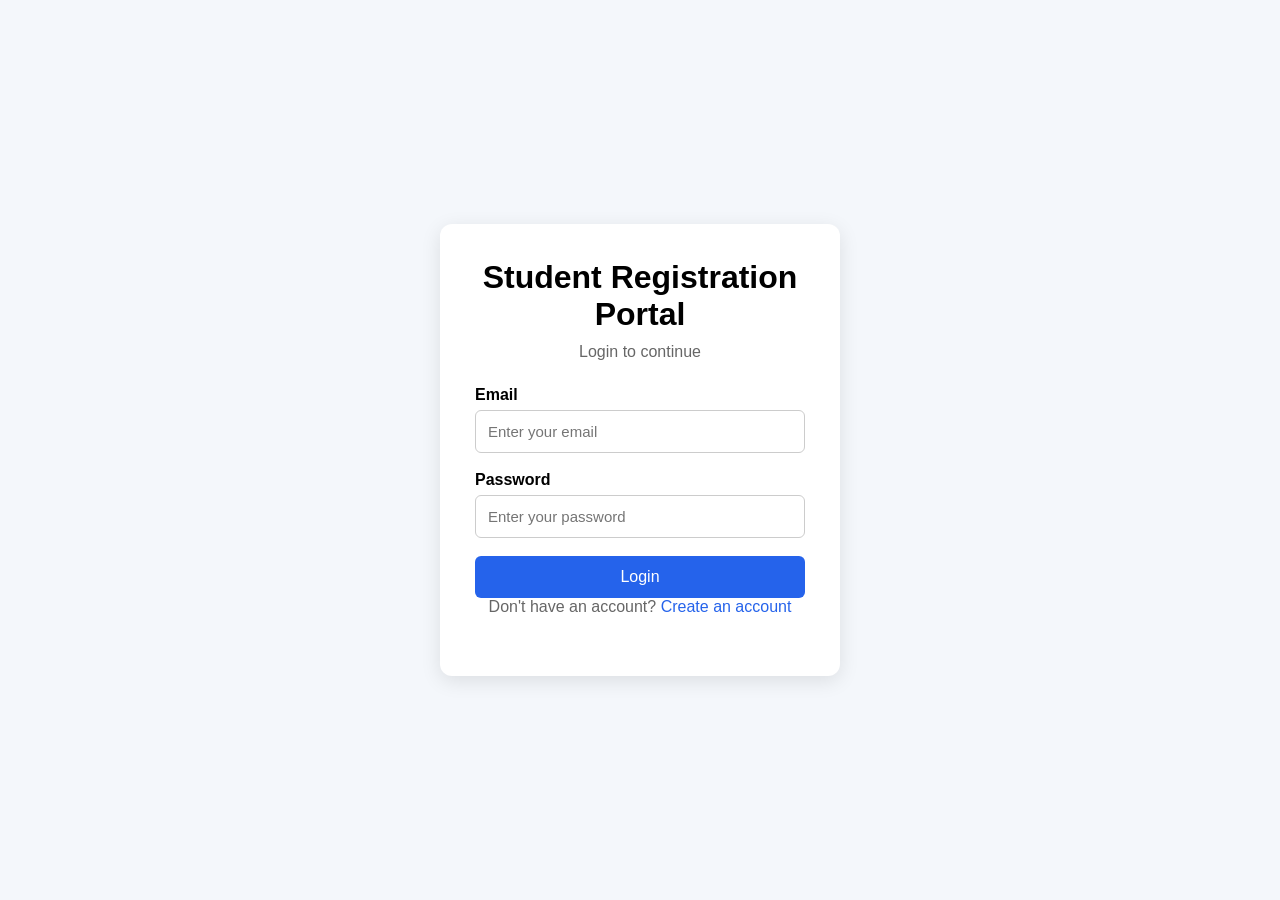
<file: index.html>
<!DOCTYPE html>
<html lang="en">
<head>
    <meta charset="UTF-8">
    <meta name="viewport" content="width=device-width, initial-scale=1.0">
    <title>Student Registration Portal</title>

    <link rel="stylesheet" href="style.css">
</head>

<body>

    <div class="login-container">

        <h1>Student Registration Portal</h1>
        <p>Login to continue</p>

        <form id="loginForm">

            <label for="email">Email</label>
            <input
                type="email"
                id="email"
                placeholder="Enter your email"
                required
            >

            <label for="password">Password</label>
            <input
                type="password"
                id="password"
                placeholder="Enter your password"
                required
            >

            <button type="submit">Login</button>

        </form>

        <p>
            Don't have an account?
            <a href="register.html">Create an account</a>
        </p>

    </div>

    <script src="script.js"></script>

</body>
</html>
</file>
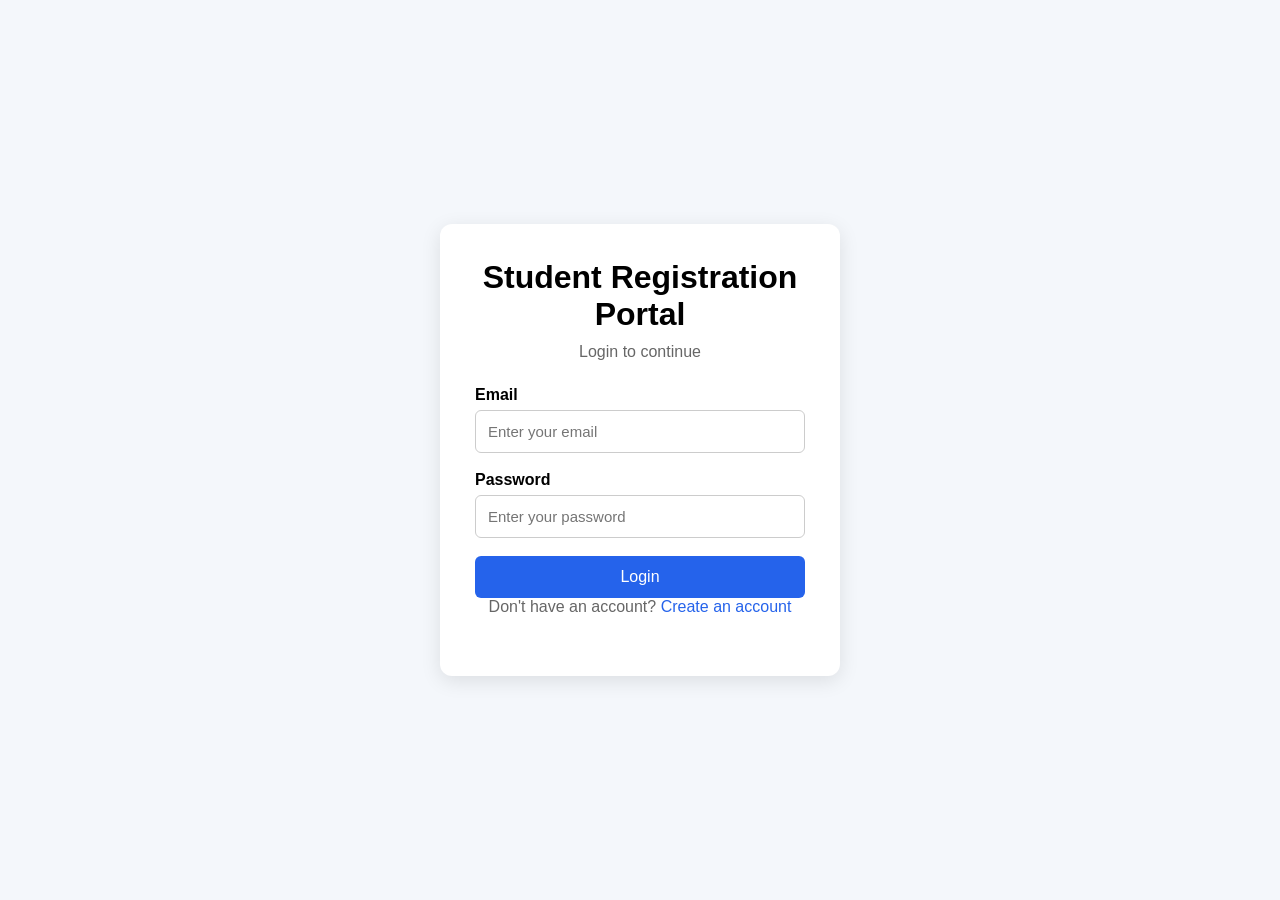
<file: dashboard.html>
<!DOCTYPE html>
<html lang="en">

<head>
    <meta charset="UTF-8">
    <meta name="viewport" content="width=device-width, initial-scale=1.0">

    <title>Student Dashboard</title>

    <link rel="stylesheet" href="style.css">
</head>

<body>

    <div class="dashboard">

        <!-- Sidebar -->
        <aside class="sidebar">

            <h2>Student Portal</h2>

            <nav>
                <a href="dashboard.html" class="active">Dashboard</a>
                <a href="#">My Profile</a>
                <a href="#">Registration</a>
                <a href="#">Settings</a>
            </nav>

            <button id="logoutBtn">Logout</button>

        </aside>


        <!-- Main Content -->
        <main class="main-content">

            <header class="dashboard-header">
                <div>
                    <h1>Dashboard</h1>
                    <p>Welcome back, Student!</p>
                </div>
            </header>


            <!-- Summary Cards -->
            <section class="cards">

                <div class="card">
                    <h3>Student Name</h3>
                    <p id="studentName">-</p>
                </div>

                <div class="card">
                    <h3>Course</h3>
                    <p id="studentCourse">-</p>
                </div>

                <div class="card">
                    <h3>Semester</h3>
                    <p id="studentSemester">-</p>
                </div>

                <div class="card">
                    <h3>Status</h3>
                    <p class="status">Registered</p>
                </div>

            </section>


            <!-- Profile -->
            <section class="profile-section">

                <h2>Student Information</h2>

                <div class="profile-details">

                    <div>
                        <strong>Full Name</strong>
                        <p id="profileName">-</p>
                    </div>

                    <div>
                        <strong>Email</strong>
                        <p id="profileEmail">-</p>
                    </div>

                    <div>
                        <strong>Phone</strong>
                        <p id="profilePhone">-</p>
                    </div>

                    <div>
                        <strong>College</strong>
                        <p id="profileCollege">-</p>
                    </div>

                    <div>
                        <strong>Course</strong>
                        <p id="profileCourse">-</p>
                    </div>

                    <div>
                        <strong>Semester</strong>
                        <p id="profileSemester">-</p>
                    </div>

                </div>

            </section>

        </main>

    </div>

    <script src="script.js"></script>

</body>

</html>
</file>
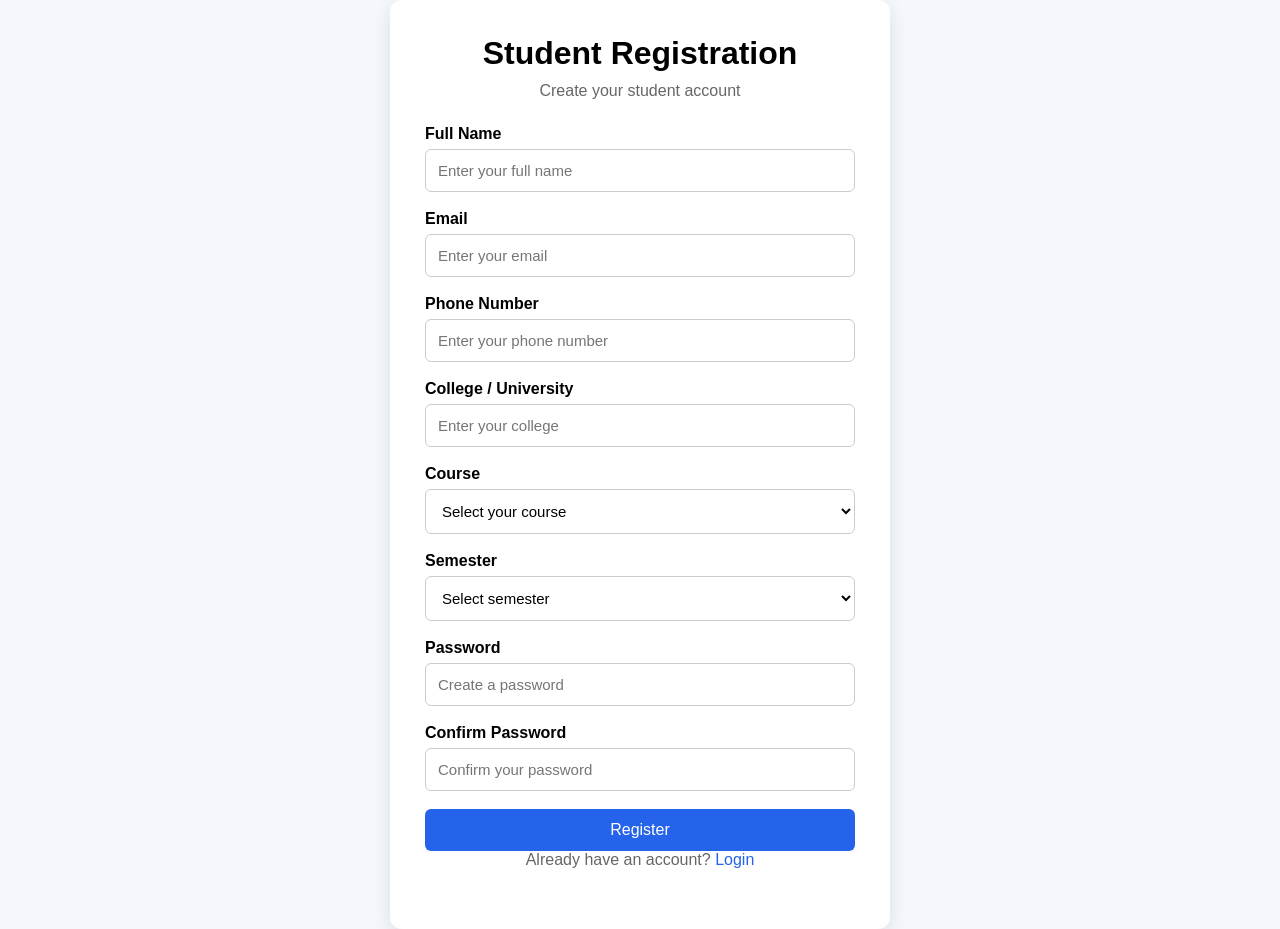
<file: register.html>
<!DOCTYPE html>
<html lang="en">
<head>
    <meta charset="UTF-8">
    <meta name="viewport" content="width=device-width, initial-scale=1.0">

    <title>Student Registration</title>

    <link rel="stylesheet" href="style.css">
</head>

<body>

    <div class="register-container">

        <h1>Student Registration</h1>
        <p>Create your student account</p>

        <form id="registrationForm">

            <label for="fullName">Full Name</label>
            <input
                type="text"
                id="fullName"
                placeholder="Enter your full name"
                required
            >

            <label for="email">Email</label>
            <input
                type="email"
                id="email"
                placeholder="Enter your email"
                required
            >

            <label for="phone">Phone Number</label>
            <input
                type="tel"
                id="phone"
                placeholder="Enter your phone number"
                required
            >

            <label for="college">College / University</label>
            <input
                type="text"
                id="college"
                placeholder="Enter your college"
                required
            >

            <label for="course">Course</label>
            <select id="course" required>
                <option value="">Select your course</option>
                <option value="B.Tech CSE">B.Tech CSE</option>
                <option value="B.Tech IT">B.Tech IT</option>
                <option value="B.Tech ECE">B.Tech ECE</option>
                <option value="BCA">BCA</option>
                <option value="MCA">MCA</option>
            </select>

            <label for="semester">Semester</label>
            <select id="semester" required>
                <option value="">Select semester</option>
                <option value="1">1st Semester</option>
                <option value="2">2nd Semester</option>
                <option value="3">3rd Semester</option>
                <option value="4">4th Semester</option>
                <option value="5">5th Semester</option>
                <option value="6">6th Semester</option>
                <option value="7">7th Semester</option>
                <option value="8">8th Semester</option>
            </select>

            <label for="password">Password</label>
            <input
                type="password"
                id="password"
                placeholder="Create a password"
                required
            >

            <label for="confirmPassword">Confirm Password</label>
            <input
                type="password"
                id="confirmPassword"
                placeholder="Confirm your password"
                required
            >

            <button type="submit">Register</button>

        </form>

        <p>
            Already have an account?
            <a href="index.html">Login</a>
        </p>

    </div>

    <script src="script.js"></script>

</body>
</html>
</file>
<file: style.css>
* {
    box-sizing: border-box;
    margin: 0;
    padding: 0;
}

body {
    font-family: Arial, sans-serif;
    background-color: #f4f7fb;

    min-height: 100vh;

    display: flex;
    justify-content: center;
    align-items: center;
}

.login-container {
    background-color: white;

    width: 400px;
    padding: 35px;

    border-radius: 12px;

    box-shadow: 0 5px 20px rgba(0, 0, 0, 0.1);
}

.login-container h1 {
    text-align: center;
    margin-bottom: 10px;
}

.login-container > p {
    text-align: center;
    margin-bottom: 25px;
    color: #666;
}

label {
    display: block;
    margin-bottom: 6px;
    font-weight: bold;
}

input {
    width: 100%;
    padding: 12px;

    margin-bottom: 18px;

    border: 1px solid #ccc;
    border-radius: 6px;

    font-size: 15px;
}

button {
    width: 100%;
    padding: 12px;

    background-color: #2563eb;
    color: white;

    border: none;
    border-radius: 6px;

    font-size: 16px;
    cursor: pointer;
}

button:hover {
    background-color: #1d4ed8;
}

a {
    color: #2563eb;
    text-decoration: none;
}

a:hover {
    text-decoration: underline;
}
.register-container {
    background-color: white;

    width: 500px;
    max-width: 90%;

    padding: 35px;

    border-radius: 12px;

    box-shadow: 0 5px 20px rgba(0, 0, 0, 0.1);
}

.register-container h1 {
    text-align: center;
    margin-bottom: 10px;
}

.register-container > p {
    text-align: center;
    margin-bottom: 25px;
    color: #666;
}

select {
    width: 100%;
    padding: 12px;

    margin-bottom: 18px;

    border: 1px solid #ccc;
    border-radius: 6px;

    font-size: 15px;

    background-color: white;
}
/* =========================
   DASHBOARD
   ========================= */

.dashboard {
    display: flex;
    min-height: 100vh;
}


/* Sidebar */

.sidebar {
    width: 240px;
    background-color: #1e293b;
    color: white;

    padding: 25px 15px;

    display: flex;
    flex-direction: column;
}

.sidebar h2 {
    text-align: center;
    margin-bottom: 40px;
}

.sidebar nav {
    display: flex;
    flex-direction: column;
    gap: 8px;
}

.sidebar nav a {
    color: #cbd5e1;
    text-decoration: none;

    padding: 12px 15px;

    border-radius: 6px;
}

.sidebar nav a:hover,
.sidebar nav a.active {
    background-color: #2563eb;
    color: white;
}

.sidebar button {
    margin-top: auto;

    background-color: #dc2626;
}

.sidebar button:hover {
    background-color: #b91c1c;
}


/* Main Content */

.main-content {
    flex: 1;
    padding: 35px;

    background-color: #f4f7fb;
}


/* Header */

.dashboard-header {
    margin-bottom: 30px;
}

.dashboard-header h1 {
    margin-bottom: 8px;
}

.dashboard-header p {
    color: #64748b;
}


/* Cards */

.cards {
    display: grid;

    grid-template-columns: repeat(4, 1fr);

    gap: 20px;

    margin-bottom: 30px;
}

.card {
    background-color: white;

    padding: 25px;

    border-radius: 10px;

    box-shadow: 0 3px 12px rgba(0, 0, 0, 0.08);
}

.card h3 {
    color: #64748b;

    font-size: 14px;

    margin-bottom: 10px;
}

.card p {
    font-size: 18px;

    font-weight: bold;
}

.status {
    color: #16a34a;
}


/* Profile */

.profile-section {
    background-color: white;

    padding: 30px;

    border-radius: 10px;

    box-shadow: 0 3px 12px rgba(0, 0, 0, 0.08);
}

.profile-section h2 {
    margin-bottom: 25px;
}

.profile-details {
    display: grid;

    grid-template-columns: repeat(2, 1fr);

    gap: 25px;
}

.profile-details strong {
    display: block;

    color: #64748b;

    margin-bottom: 5px;
}

.profile-details p {
    font-size: 16px;
}


/* Responsive */

@media (max-width: 900px) {

    .cards {
        grid-template-columns: repeat(2, 1fr);
    }

}


@media (max-width: 600px) {

    .dashboard {
        flex-direction: column;
    }

    .sidebar {
        width: 100%;
    }

    .main-content {
        padding: 20px;
    }

    .cards {
        grid-template-columns: 1fr;
    }

    .profile-details {
        grid-template-columns: 1fr;
    }

}
</file>
